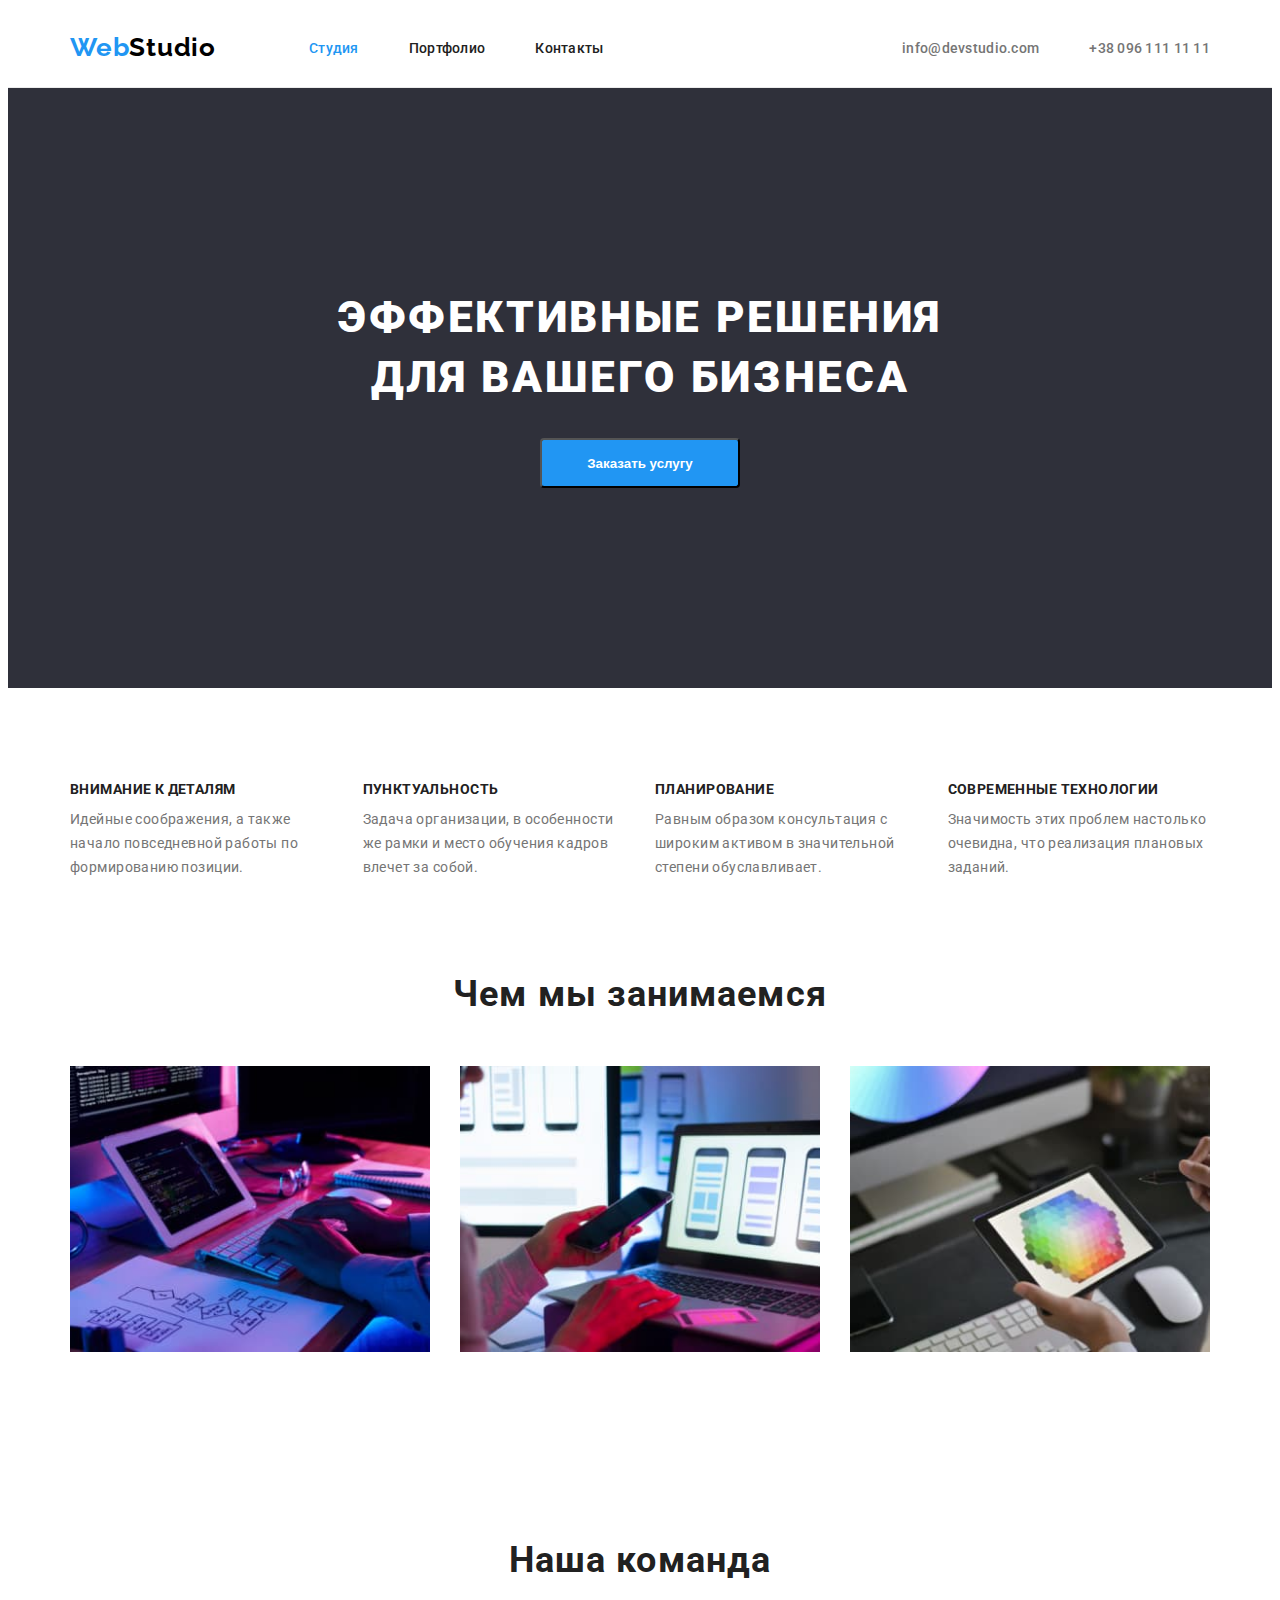
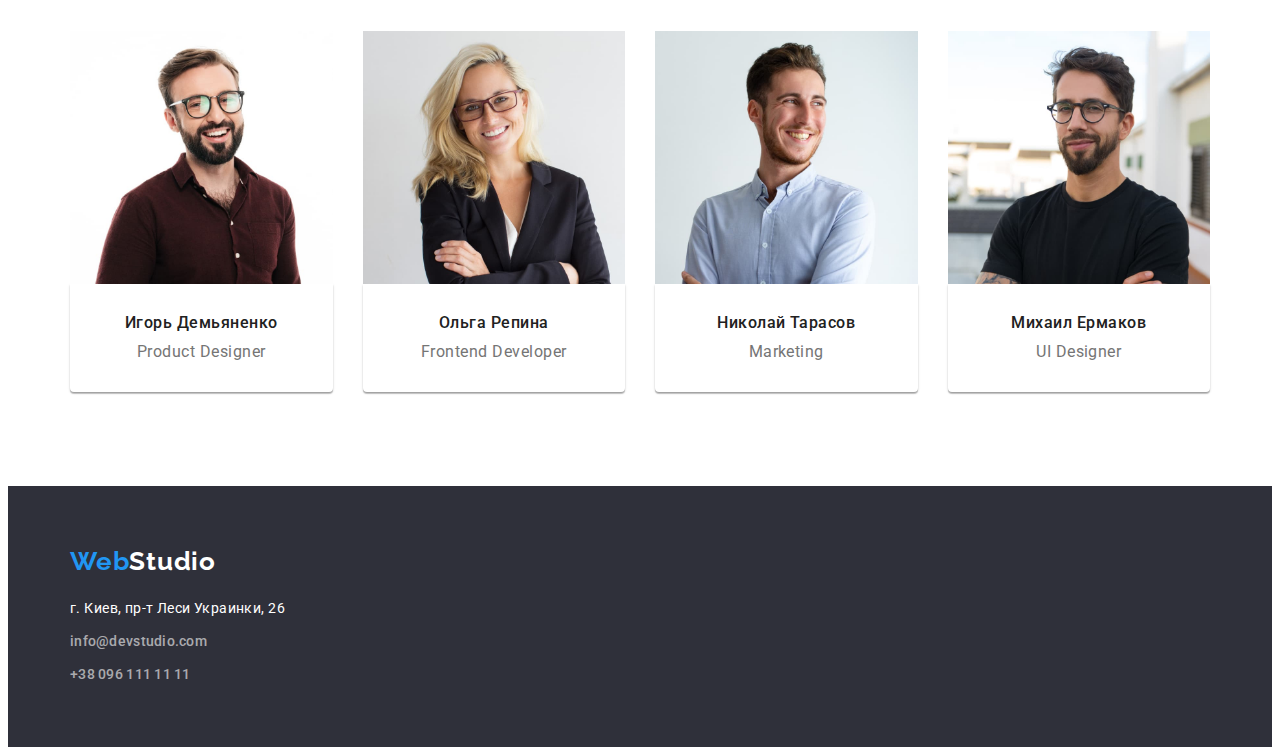
<file: index.html>
<!DOCTYPE html>
<html lang="ru">
<head>
    <meta charset="UTF-8">
    <meta http-equiv="X-UA-Compatible" content="IE=edge">
    <meta name="viewport" content="width=device-width, initial-scale=1.0">
    <title>Студия</title>
    <link rel="preconnect" href="https://fonts.googleapis.com">
    <link rel="preconnect" href="https://fonts.gstatic.com" crossorigin>
    <link href="https://fonts.googleapis.com/css2?family=Raleway:wght@700&family=Roboto:wght@400;500;700;900&display=swap"
        rel="stylesheet">
        <link rel="stylesheet" href="https://cdnjs.cloudflare.com/ajax/libs/modern-normalize/1.1.0/modern-normalize.min.css"
            integrity="sha512-wpPYUAdjBVSE4KJnH1VR1HeZfpl1ub8YT/NKx4PuQ5NmX2tKuGu6U/JRp5y+Y8XG2tV+wKQpNHVUX03MfMFn9Q=="
            crossorigin="anonymous" referrerpolicy="no-referrer" />
        <link rel="stylesheet" href="./css/styles.css">
</head>
<body>

    <!--Header-->
    <header class="site-header">
        <div class="container header-container">
            <nav class="nav">
                <div class="header-navigation">
                    <a href="./index.html" class="link-logo link logo-header"><span class="accent-logo">Web</span><span
                            class="part-logo">Studio</span></a>
                    <ul class="list-nav list header-list">
                        <li class="item-nav"><a href="./index.html" class="link current">Студия</a></li>
                        <li class="item-nav"><a href="./portfolio.html" class="link">Портфолио</a></li>
                        <li class="item-nav"><a href="" class="link">Контакты</a></li>
                    </ul>
                </div>
            </nav>
            <ul class="list-direction list header-list-direction">
                <li class="item item-direction"><a href="mailto:info@devstudio.com" class="link">info@devstudio.com</a></li>
                <li class="item item-direction"><a href="tel:+380961111111" class="link">+38 096 111 11 11</a></li>
            </ul>
        </div>
    </header>
    <main>
        <!--Hero-->
    
        <section class="hero section">
            <div class="container hero-container">
            <h1 class="hero-title">Эффективные решения для вашего бизнеса</h1>
            <button type="button" class="button-hero">Заказать услугу</button>
            </div>
        </section>
        <!--Benefits-->
        <section class="benefits section">
            <div class="container">
            <ul class="list-benefits list">
                <li class="item benefits-item">
                    <h3 class="title benefits-title">Внимание к деталям</h3>
                    <p class="text">Идейные соображения, а также начало повседневной работы по формированию позиции.</p>
                    </li>
                <li class="item benefits-item">
                    <h3 class="title benefits-title">Пунктуальность</h3>
                    <p class="text">Задача организации, в особенности же рамки и место обучения кадров влечет за собой.</p>
                </li>
                <li class="item benefits-item">
                    <h3 class="title benefits-title">Планирование</h3>
                    <p class="text">Равным образом консультация с широким активом в значительной степени обуславливает.</p>
                </li>
                <li class="item benefits-item">
                    <h3 class="title benefits-title">Современные технологии</h3>
                    <p class="text">Значимость этих проблем настолько очевидна, что реализация плановых заданий.</p>
                </li>
            </ul>
        </div>
        </section>
        <!--Work-->
        <section class="work section" >
        <div class="container work-container">
            <h2 class="title title-container">Чем мы занимаемся</h2>
            <ul class="list-work list">
            <li class="item item-work">
                <img src="./images/photo-one.jpg" alt="руки набирают на клавиатуре код страницы" width="370" class="picture">
            </li>
            <li class="item item-work">
                <img src="./images/photo-two.jpg" alt="подбирают дизайн для смартфона" width="370" class="picture">
            </li>
            <li class="item item-work">
                <img src="./images/photo-three.jpg" alt="подбирают цветовые решения" width="370" class="picture">
            </li>
            </ul>
        </div>
        </section>
        <!--Team-->
        <section class="team section">
        <div class="container team-container">
            <h2 class="title title-container">Наша команда</h2>
            <ul class="list-team list">
                <li class="item-team item"> 
                    <img src="./images/photo-igori.jpg" alt="фото Игорь" width="270" class="picture-team">
                <div class="item-team-content">
                    <h3 class="team-title">Игорь Демьяненко</h3>
                    <p class="text">Product Designer</p>
            </div>
                </li>      
                <li class="item-team item "> 
                    <img src="./images/photo-oliga.jpg" alt="фото Ольга" width="270" class="picture-team">
                <div class="item-team-content">
                    <h3 class="team-title">Ольга Репина</h3>
                    <p class="text">Frontend Developer</p> 
            </div>
                </li>          
                <li class="item-team item">
                    <img src="./images/photo-nikolaj.jpg" alt="фото Николай" width="270" class="picture-team">
                <div class="item-team-content">
                    <h3 class="team-title">Николай Тарасов</h3>
                    <p class="text">Marketing</p>             
            </div>
                </li>          
                <li class="item-team item ">
                    <img src="./images/photo-mihail.jpg" alt="фото Михаил" width="270" class="picture-team">
                <div class="item-team-content">
                    <h3 class="team-title">Михаил Ермаков</h3>
                    <p class="text">UI Designer</p>             
            </div>
                </li>
            </ul>
        </div>
        </section>
    </main>
    <!--Footer-->
    <footer class="footer">
    <div class="container">
        <a href="./index.html" class="link-logo link logo-footer"><span class="accent-logo">Web</span><span class="part-logo">Studio</span></a>
        <address class="address footer-address">г. Киев, пр-т Леси Украинки, 26</address>
        <ul class="list-direction list">
            <li class="item footer-item"><a href="mailto:info@devstudio.com" class="link">info@devstudio.com</a></li>
            <li class="item footer-item"><a href="tel:+380961111111" class="link">+38 096 111 11 11</a></li>
        </ul> 
    </div>
    </footer>

</body>
</html>
</file>
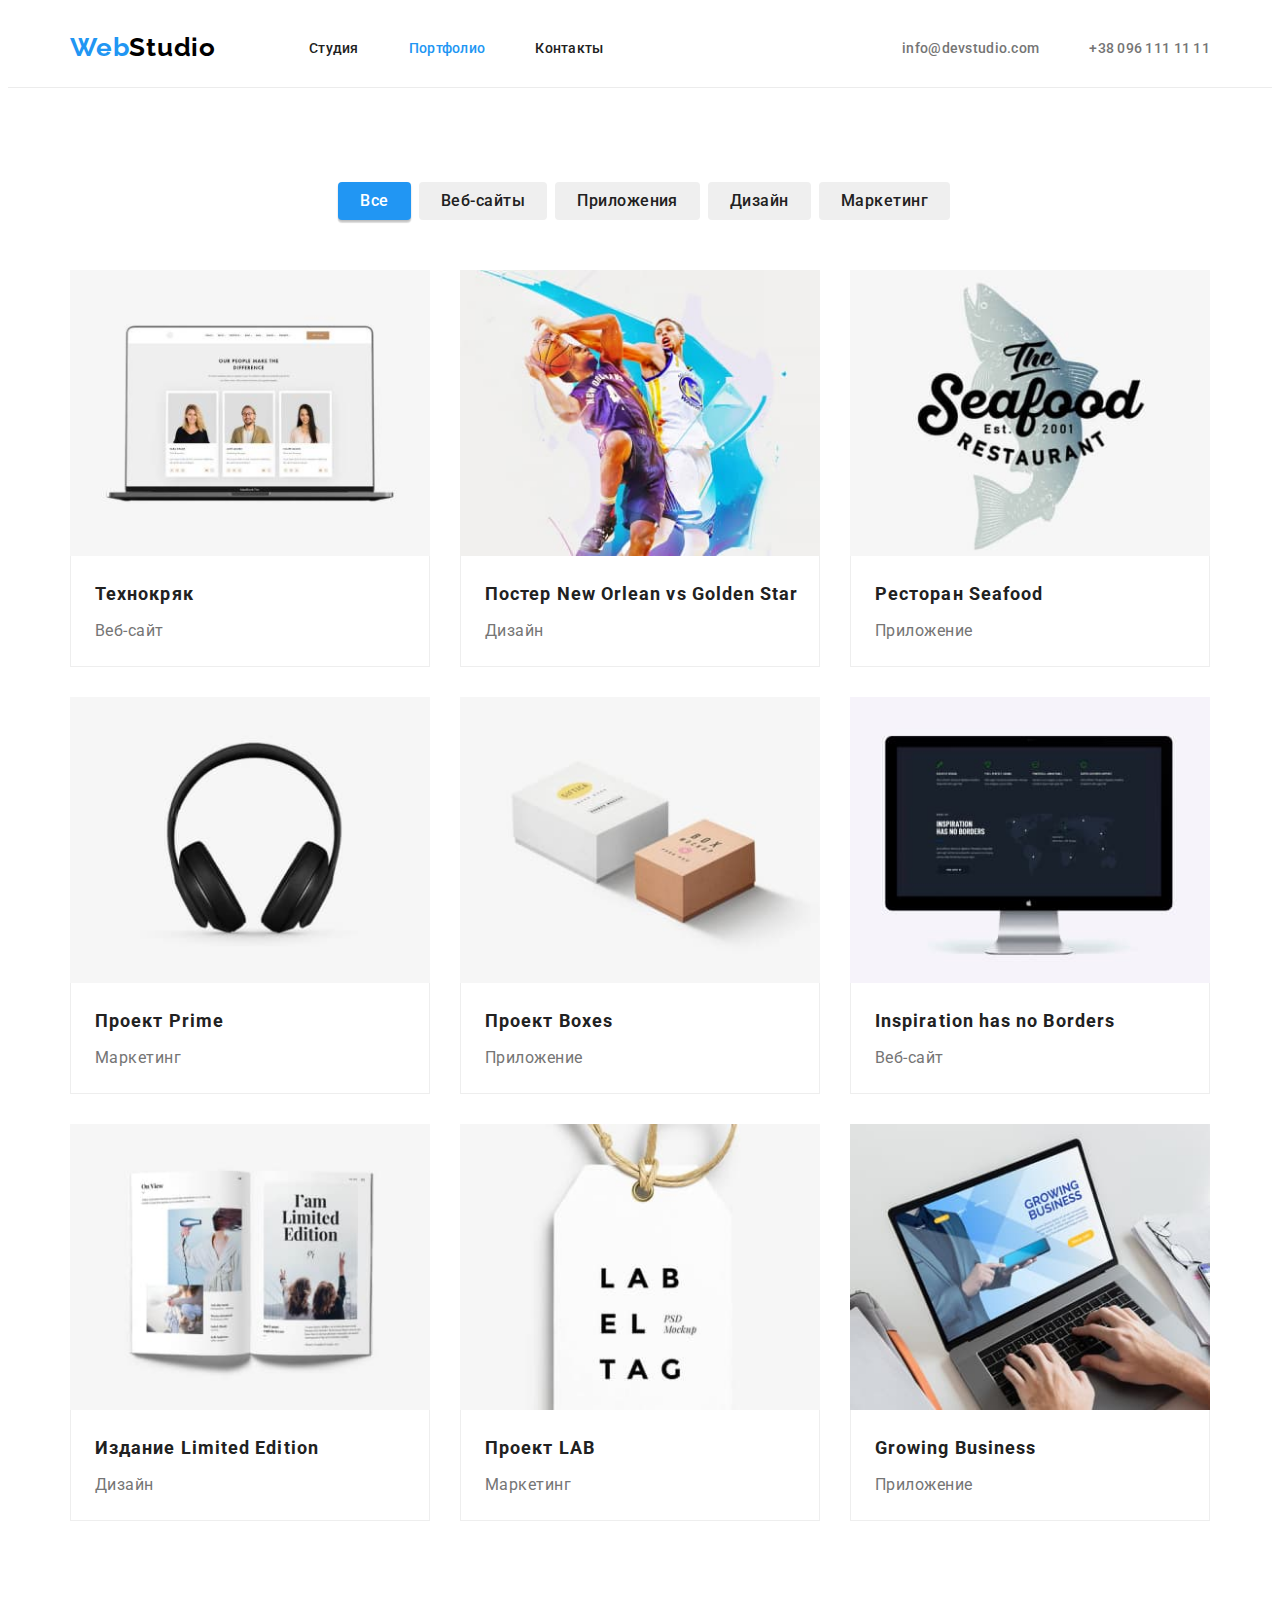
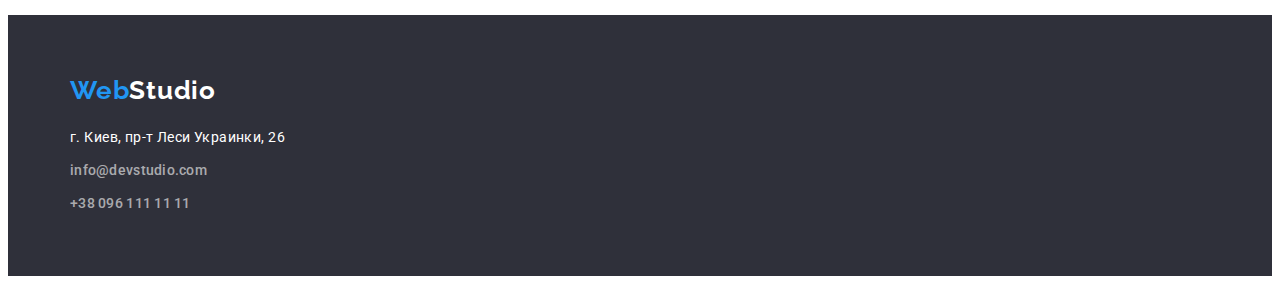
<file: portfolio.html>
<!DOCTYPE html>
<html lang="ru">
<head>
    <meta charset="UTF-8">
    <meta http-equiv="X-UA-Compatible" content="IE=edge">
    <meta name="viewport" content="width=device-width, initial-scale=1.0">
    <title>Портфолио</title>
    <link rel="preconnect" href="https://fonts.googleapis.com">
    <link rel="preconnect" href="https://fonts.gstatic.com" crossorigin>
    <link href="https://fonts.googleapis.com/css2?family=Raleway:wght@700&family=Roboto:wght@400;500;700;900&display=swap"
        rel="stylesheet">
        <link rel="stylesheet" href="https://cdnjs.cloudflare.com/ajax/libs/modern-normalize/1.1.0/modern-normalize.min.css"
            integrity="sha512-wpPYUAdjBVSE4KJnH1VR1HeZfpl1ub8YT/NKx4PuQ5NmX2tKuGu6U/JRp5y+Y8XG2tV+wKQpNHVUX03MfMFn9Q=="
            crossorigin="anonymous" referrerpolicy="no-referrer" />
        <link rel="stylesheet" href="./css/styles.css">
</head>
<body>
    
<!--Header-->
<header class="site-header">
    <div class="container header-container">
    <nav class="nav">
    <div class="header-navigation">
            <a href="./index.html" class="link-logo link logo-header"><span class="accent-logo">Web</span><span
                class="part-logo">Studio</span></a>
        <ul class="list-nav list header-list">
            <li class="item-nav"><a href="./index.html" class="link">Студия</a></li>
            <li class="item-nav"><a href="./portfolio.html" class="link current">Портфолио</a></li>
            <li class="item-nav"><a href="" class="link">Контакты</a></li>
        </ul>
    </div>
    </nav>
    <ul class="list-direction list header-list-direction">
        <li class="item item-direction"><a href="mailto:info@devstudio.com" class="link">info@devstudio.com</a></li>
        <li class="item item-direction"><a href="tel:+380961111111" class="link">+38 096 111 11 11</a></li>
    </ul>
    </div>
</header>
    <main>
        <!--Section Projects-->
        <section class="projects section">
            <div class="container">
        <ul class="list-filters list"> 
            <li class="item"> <button type="button" class="button-projects button current">Все</button></li>
            <li class="item"><button type="button" class="button-projects button">Веб-сайты</button></li>
            <li class="item"><button type="button" class="button-projects button">Приложения</button></li>
            <li class="item"><button type="button" class="button-projects button">Дизайн</button></li>
            <li class="item"><button type="button" class="button-projects button">Маркетинг</button></li>
        </ul>
        
        <ul class="list-projects list">
                <li class="item item-projects">
                    
                    <a class="link"> <img src="./images-portfolio/technokrjak.jpg" alt="ноутбук с презентацией" width="370" height="294" class="picture-projects">
                    <div class="projects-content">
                        <h2 class="title-projects title">Технокряк</h2>
                    <p class="text">Веб-сайт</p>
                    </div>
                    </a>
                    </li>
                    <li class="item item-projects">
                        <a class="link"> <img src="./images-portfolio/poster.jpg" alt="мужчины играют в баскетбол" width="370" height="294" class="picture-projects">
                        <div class="projects-content">
                            <h2 class="title-projects title">Постер <span lang="en">New Orlean vs Golden Star</span></h2>
                        <p class="text">Дизайн</p>
                    </div>
                    </a>
                        
                    </li>
                        <li class="item item-projects">
        
                            <a class="link"> <img src="./images-portfolio/restaurant.jpg" alt="рыба и логотип ресторана" width="370" height="294" class="picture-projects">
                            <div class="projects-content">
                                <h2 class="title-projects title">Ресторан Seafood</h2>
                            <p class="text">Приложение</p>
                            </div>
                            </a>
                            
                        </li>
                            <li class="item item-projects">
                                
                                <a class="link"> <img src="./images-portfolio/prime.jpg" alt="наушники" width="370" height="294" class="picture-projects">
                                <div class="projects-content">
                                    <h2 class="title-projects title">Проект Prime</h2>
                                <p class="text">Маркетинг</p>
                                </div>
                                </a>
                                
                            </li>
                                <li class="item item-projects">

                                    <a class="link"> <img src="./images-portfolio/boxes.jpg" alt="две коробки" width="370" height="294" class="picture-projects">
                                    <div class="projects-content">
                                        <h2 class="title-projects title">Проект Boxes</h2>
                                    <p class="text">Приложение</p>
                                    </div>
                                    </a>
                                    
                                </li>
                                    <li class="item item-projects">
                                        
                                        <a class="link"> <img src="./images-portfolio/inspiration.jpg" alt="монитор с презентацией" width="370" height="294" class="picture-projects">
                                        <div class="projects-content">
                                            <h2 lang="en" class="title-projects title">Inspiration has no Borders</h2>
                                            <p class="text">Веб-сайт</p>
                                        </div>
                                        </a>
                                        
                                    </li>
                                        <li class="item item-projects">
                                            
                                            <a class="link"> <img src="./images-portfolio/limited-edition.jpg" alt="разворот журнала" width="370" height="294" class="picture-projects">
                                            <div class="projects-content">
                                                <h2 class="title-projects title">Издание <span lang="en"> Limited Edition</span></h2>
                                                <p class="text">Дизайн</p>
                                            </div>
                                            </a>
                                            
                                        </li>
                                            <li class="item item-projects">
                                                
                                                <a class="link"> <img src="./images-portfolio/lab.jpg" alt="бирка с надписью" width="370" height="294" class="picture-projects">
                                                <div class="projects-content">
                                                    <h2 class="title-projects title">Проект <span lang="en">LAB</span></h2>
                                                    <p class="text">Маркетинг</p>
                                                </div>
                                                </a>
                                                
                                            </li>
                                                <li class="item item-projects">
                                                    
                                                    <a class="link"> <img src="./images-portfolio/growing-bussines.jpg" alt="работа на ноутбуке" width="370" height="294" class="picture-projects">
                                                    <div class="projects-content">
                                                        <h2 lang="en" class="title-projects title">Growing Business</h2>
                                                        <p class="text">Приложение</p>
                                                    </div>
                                                    </a>
                                                    
                                                </li>
        </ul>
    </div>
        </section>
    </main>
<!--Footer-->
    <footer class="footer">
    <div class="container">
        <a href="./index.html" class="link-logo link logo-footer"><span class="accent-logo">Web</span><span
                class="part-logo">Studio</span></a>
        <address class="address footer-address">г. Киев, пр-т Леси Украинки, 26</address>
        <ul class="list-direction list">
            <li class="item footer-item"><a href="mailto:info@devstudio.com" class="link">info@devstudio.com</a></li>
            <li class="item footer-item"><a href="tel:+380961111111" class="link">+38 096 111 11 11</a></li>
        </ul>
    </div>
    </footer>

</body>
</html>
</file>
<file: css/styles.css>
:root {
  --primary-text-color: #757575;
  --secondary-text-color: #212121;
  --accent-text-color: #2196f3;
  --white-color: #ffffff;
  --background-aditional-color: #f5f4fa;
  --background-accent-color: #2f303a;
  --secondary-logo-color: #000000;
  --header-border-color: #ececec;
  --border-color: #eeeeee;
}
html {
  box-sizing: border-box;
}
*,
*::before,
*::after {
  box-sizing: inherit;
}
p,
h1,
h2,
h3,
h4,
h5,
h6 {
  margin: 0;
}

ul {
  margin: 0;
  padding: 0;
  list-style: none;
}
img {
  display: block;
  max-width: 100%;
  height: auto;
}
address {
  font-style: normal;
}
body {
  background-color: var(--white-color);
  color: var(--primary-text-color);
  font-family: Roboto, Sans-serif;
}
.title {
  color: var(--secondary-text-color);
}
.link {
  text-decoration: none;
}
.button {
  font-family: inherit;
  cursor: pointer;
}
.button:hover,
.button:focus {
  color: var(--white-color);
  background-color: var(--accent-text-color);
}
.container {
  width: 1170px;
  padding-left: 15px;
  padding-right: 15px;
  margin: 0 auto;
}
.title-container {
  margin-bottom: 50px;
}
.section {
  padding-top: 94px;
  padding-bottom: 94px;
}

/* ------------------------------------------------header---------------------------------*/

.header-container {
  display: flex;
  align-items: center;
  justify-content: space-between;
}
.header-navigation {
  display: flex;
  align-items: center;
}
.header-list {
  display: flex;
  align-items: center;
}
.header-list-direction {
  display: flex;
  align-items: center;
  margin-left: auto;
}
.site-header {
  border-bottom: 1px solid var(--header-border-color);
  padding-top: 24px;
  padding-bottom: 25px;
}

/*--------------------------------------------------logo-----------------------------------*/

.nav .link-logo {
  font-family: Raleway, sans-serif;
  font-weight: 700;
  font-size: 26px;
  line-height: 1.17;
  letter-spacing: 0.03em;
  text-decoration: none;
}
.accent-logo {
  color: var(--accent-text-color);
}
.part-logo {
  color: var(--secondary-logo-color);
}
.logo-header {
  margin-right: 93px;
}
/*------------------------------------------------navigation----------------------------------*/
.list-nav .link {
  color: var(--secondary-text-color);
  font-weight: 500;
  font-size: 14px;
  line-height: 1.14;
  letter-spacing: 0.02em;
}
.item-nav {
  margin-right: 50px;
}
.item-nav:last-child {
  margin-right: 0;
}
.current.link {
  color: var(--accent-text-color);
}
.link:hover,
.link:focus {
  color: var(--accent-text-color);
}
/*------------------------------------------------direction----------------------------------*/
.list-direction .link {
  color: inherit;
  font-weight: 500;
  font-size: 14px;
  line-height: 1.14;
  letter-spacing: 0.02em;
}
.list-direction .link:hover,
.list-direction .link:focus {
  color: var(--accent-text-color);
}
.item-direction {
  margin-right: 50px;
}
.item-direction:last-child {
  margin-right: 0;
}
/*------------------------------------------------hero----------------------------------*/

.hero {
  background-color: var(--background-accent-color);
  padding-top: 200px;
  padding-bottom: 200px;
}
.hero-title {
  color: var(--white-color);
  background-color: var(--background-accent-color);
  font-weight: 900;
  font-size: 44px;
  line-height: 1.36;
  letter-spacing: 0.06em;
  text-align: center;
  text-transform: uppercase;
  margin-bottom: 30px;
  max-width: 696px;
  margin-left: auto;
  margin-right: auto;
}

.button-hero {
  display: block;
  margin: 0 auto;
  font-weight: 700;
  min-width: 200px;
  min-height: 50px;
  border-radius: 4px;
  padding: 10px 32px;
  cursor: pointer;
  background-color: var(--accent-text-color);
  color: var(--white-color);
}
/*------------------------------------------------Benefits----------------------------------*/
.benefits-title {
  font-weight: 700;
  font-size: 14px;
  line-height: 1.14;
  letter-spacing: 0.03em;
  text-transform: uppercase;
  color: var(--secondary-text-color);
  margin-bottom: 10px;
}
.benefits .text {
  font-size: 14px;
  line-height: 1.71;
  letter-spacing: 0.03em;
}

.list-benefits {
  display: flex;
  flex-wrap: wrap;
  margin-left: -30px;
}
.benefits-item {
  flex-basis: calc(100% / 4 - 30px);
  margin-left: 30px;
}
/*------------------------------------------------work----------------------------------*/
.work {
  padding-top: 0;
}
.work .title {
  font-weight: 700;
  font-size: 36px;
  line-height: 1.16;
  text-align: center;
  letter-spacing: 0.03em;
  color: var(--secondary-text-color);
  margin-bottom: 50px;
}
.list-work {
  display: flex;
  flex-wrap: wrap;
  margin-left: -30px;
  margin-top: -30px;
}
.item-work {
  flex-basis: calc(100% / 3 - 30px);
  margin-left: 30px;
  margin-top: 30px;
}
/*------------------------------------------------team----------------------------------*/
.team .title {
  font-weight: 700;
  font-size: 36px;
  line-height: 1.16;
  text-align: center;
  letter-spacing: 0.03em;
  color: var(--secondary-text-color);
}
.team-title {
  font-weight: 500;
  font-size: 16px;
  line-height: 1.18;
  text-align: center;
  letter-spacing: 0.03em;
  color: var(--secondary-text-color);
  margin-bottom: 10px;
}
.team .text {
  font-size: 16px;
  line-height: 1.18;
  text-align: center;
  letter-spacing: 0.03em;
}
.picture-team {
  display: block;
  max-width: 100%;
  height: auto;
}
.list-team {
  display: flex;
  flex-wrap: wrap;
  margin-left: -30px;
  margin-top: -30px;
}
.item-team {
  flex-basis: calc(100% / 4 - 30px);
  margin-left: 30px;
  margin-top: 30px;
}

.item-team-content {
  padding-top: 30px;
  padding-bottom: 30px;
  background: var(--white-color);
  box-shadow: 0px 1px 3px rgba(0, 0, 0, 0.12), 0px 1px 1px rgba(0, 0, 0, 0.14),
    0px 2px 1px rgba(0, 0, 0, 0.2);
  border-radius: 0px 0px 4px 4px;
}

/*------------------------------------------------footer----------------------------------*/
.footer .link-logo {
  font-family: Raleway, sans-serif;
  font-weight: 700;
  font-size: 26px;
  line-height: 1.19;
  letter-spacing: 0.03em;
  text-decoration: none;
}
.footer .accent-logo {
  color: var(--accent-text-color);
}
.footer .part-logo {
  color: var(--white-color);
}
.footer .address {
  font-weight: 400;
  font-size: 14px;
  line-height: 1.71;
  letter-spacing: 0.03em;
  color: var(--white-color);
}
.footer {
  background-color: var(--background-accent-color);
  padding-top: 60px;
  padding-bottom: 60px;
}

.footer .list-direction {
  font-size: 14px;
  font-weight: 400;
  line-height: 1.71;
  letter-spacing: 0.03em;
  color: rgba(255, 255, 255, 0.6);
}

.footer-address {
  margin-top: 20px;
  margin-bottom: 9px;
}
.footer-item {
  margin-bottom: 9px;
}
.footer-item:last-child {
  margin-bottom: 0;
}
/*------------------------------------------------Portfolio Projects----------------------------------*/
.projects {
  padding-top: 94px;
  padding-bottom: 94px;
}
.list-filters {
  display: flex;
  justify-content: center;
  margin-bottom: 50px;
}

.button-projects {
  border: none;
  display: inline-block;
  padding: 6px 22px;
  border-radius: 4px;
  font-weight: 500;
  font-size: 16px;
  line-height: 1.62;
  text-align: center;
  letter-spacing: 0.03em;
  color: var(--secondary-text-color);
  margin-left: 8px;
}
.current.button {
  color: var(--white-color);
  background-color: var(--accent-text-color);
  width: 73px;
  box-shadow: 0px 3px 1px rgba(0, 0, 0, 0.1), 0px 1px 2px rgba(0, 0, 0, 0.08),
    0px 2px 2px rgba(0, 0, 0, 0.12);
}
.title-projects {
  font-weight: 700;
  font-size: 18px;
  line-height: 2;
  letter-spacing: 0.06em;
  color: var(--secondary-text-color);
}
.list-projects .text {
  font-size: 16px;
  line-height: 1.87;
  letter-spacing: 0.03em;
  color: var(--primary-text-color);
}
.list-projects {
  display: flex;
  flex-wrap: wrap;
  margin-left: -30px;
  margin-top: -30px;
}
.item-projects {
  flex-basis: calc(100% / 3 - 30px);
  margin-left: 30px;
  margin-top: 30px;
}
.projects-content {
  padding-top: 20px;
  padding-bottom: 20px;
  padding-left: 24px;
  border-bottom: 1px solid var(--border-color);
  border-left: 1px solid var(--border-color);
  border-right: 1px solid var(--border-color);
}
.title-projects {
  margin-bottom: 4px;
}
</file>
